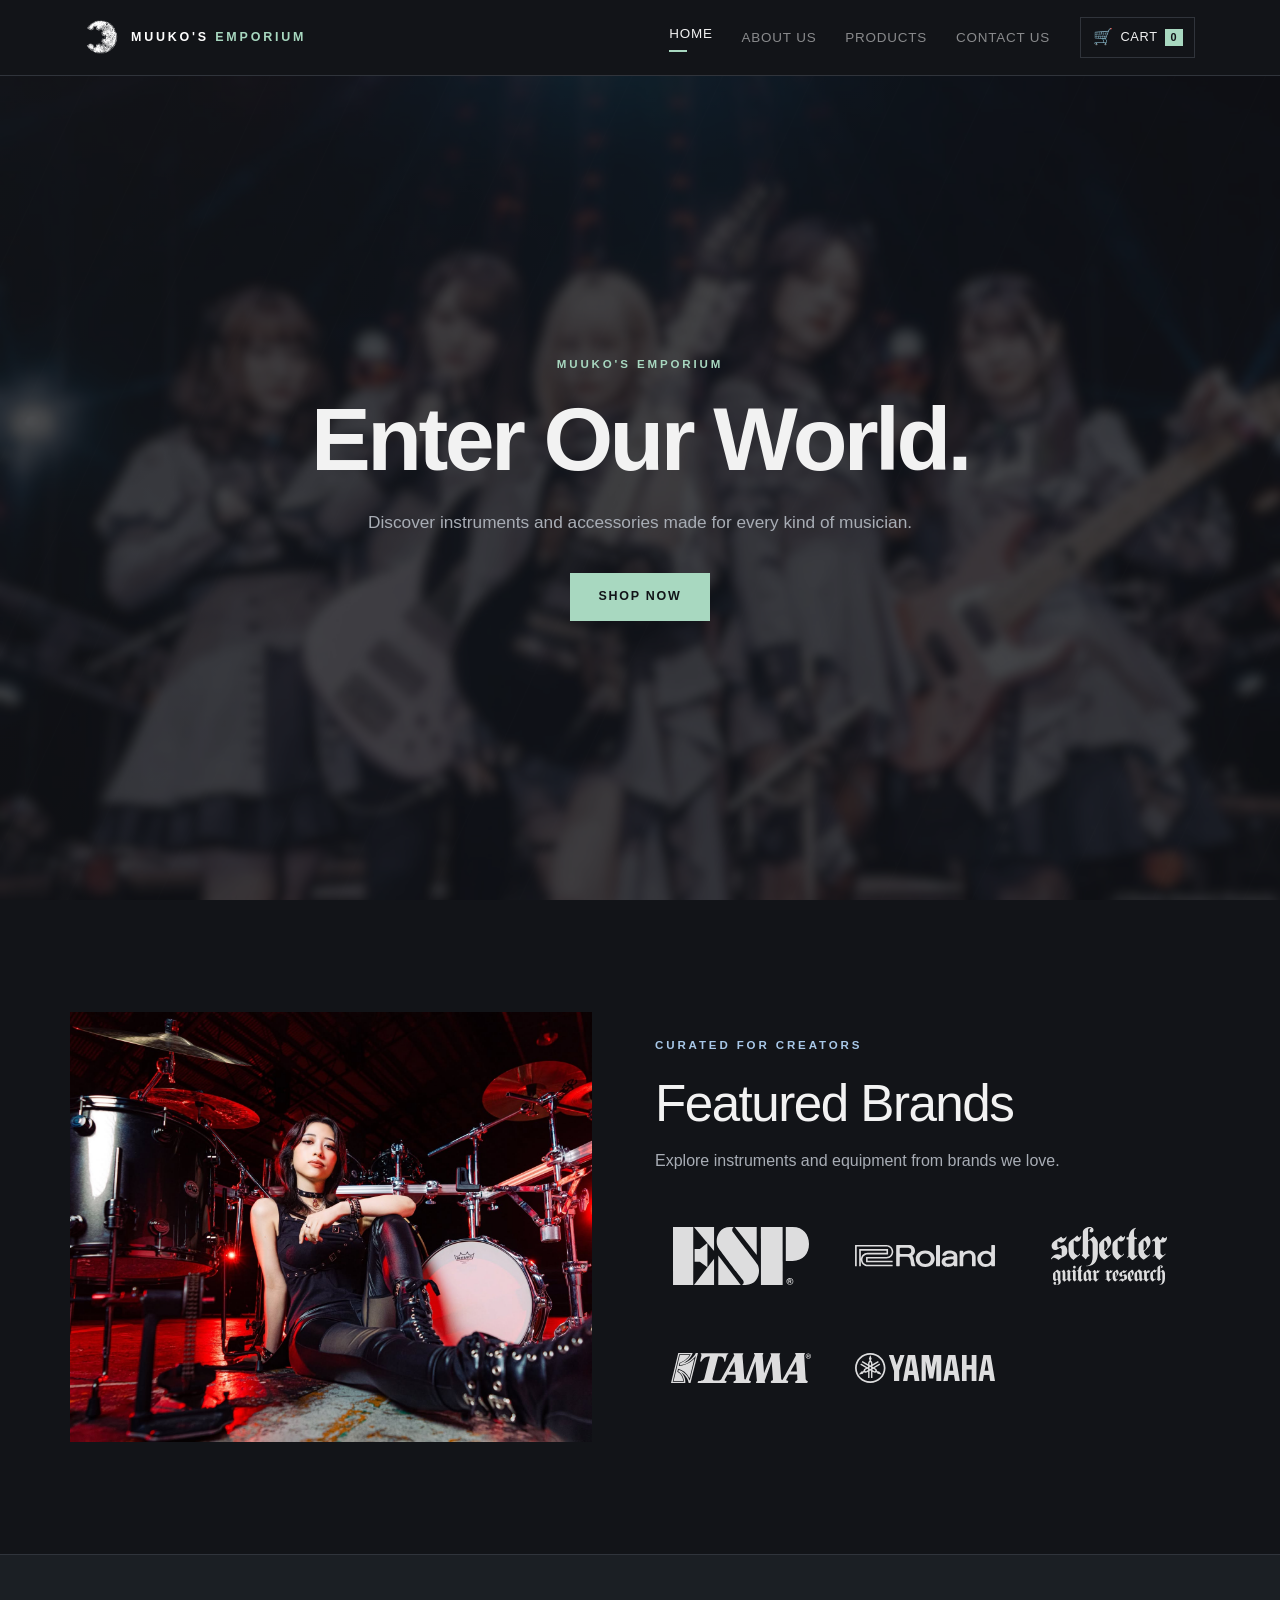
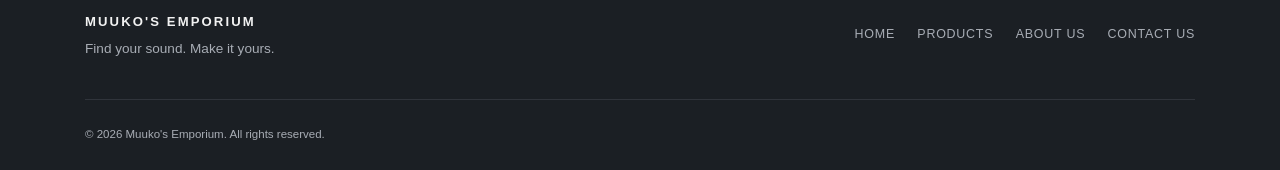
<file: index.html>
<!DOCTYPE html>
<html lang="en">
<head>
    <meta charset="UTF-8">
    <meta name="viewport" content="width=device-width, initial-scale=1.0">
    <meta name="description" content="Muuko's Emporium: instruments and accessories for every kind of musician.">
    <title>Muuko's Emporium | Enter Our World</title>
    <link rel="icon" type="image/png" href="media/muukosemporiumlogo.png">
    <script>document.documentElement.classList.add('is-loading');</script>
    <link rel="stylesheet" href="bootstrap/css/bootstrap.min.css">
    <link rel="stylesheet" href="css/styles.css">
</head>
<body>
    <div class="page-loader" id="page-loader" role="status" aria-live="polite" aria-label="Loading Muuko's Emporium">
        <div class="page-loader-content">
            <img src="media/muukosemporiumlogo.png" alt="" class="page-loader-logo">
            <span class="page-loader-indicator" aria-hidden="true"></span>
            <p>Preparing your sound...</p>
        </div>
    </div>

    <header class="site-header">
        <nav class="navbar navbar-expand-lg navbar-dark site-navbar" aria-label="Main navigation">
            <div class="container">
                <a class="navbar-brand brand-lockup" href="index.html" aria-label="Muuko's Emporium home">
                    <img class="brand-mark" src="media/muukosemporiumlogo.png" alt="Muuko's Emporium logo">
                    <span class="brand-name">MUUKO'S <span>EMPORIUM</span></span>
                </a>

                <button class="navbar-toggler" type="button" data-toggle="collapse" data-target="#mainNavigation"
                    aria-controls="mainNavigation" aria-expanded="false" aria-label="Toggle navigation">
                    <span class="navbar-toggler-icon"></span>
                </button>

                <div class="collapse navbar-collapse" id="mainNavigation">
                    <ul class="navbar-nav ml-auto align-items-lg-center">
                        <li class="nav-item active">
                            <a class="nav-link" href="index.html" aria-current="page">Home</a>
                        </li>
                        <li class="nav-item">
                            <a class="nav-link" href="pages/about.html">About Us</a>
                        </li>
                        <li class="nav-item">
                            <a class="nav-link" href="pages/products.html">Products</a>
                        </li>
                        <li class="nav-item">
                            <a class="nav-link" href="pages/contact.html">Contact Us</a>
                        </li>
                        <li class="nav-item ml-lg-3">
                            <button class="cart-button" type="button" data-bs-toggle="offcanvas" data-bs-target="#cartOffcanvas" aria-controls="cartOffcanvas" aria-label="Shopping cart, 0 items">
                                <span class="cart-icon" aria-hidden="true">&#128722;</span>
                                <span>Cart</span>
                                <span class="cart-count" aria-hidden="true">0</span>
                            </button>
                        </li>
                    </ul>
                </div>
            </div>
        </nav>
    </header>

    <main>
        <section class="hero-section" aria-labelledby="hero-heading">
            <div class="hero-overlay"></div>
            <div class="container hero-content">
                <p class="eyebrow">MUUKO'S EMPORIUM</p>
                <h1 id="hero-heading">Enter Our World.</h1>
                <p class="hero-copy">Discover instruments and accessories made for every kind of musician.</p>
                <a class="btn btn-accent" href="pages/products.html">Shop Now</a>
            </div>
        </section>

        <section class="featured-section section-padding" aria-labelledby="featured-heading">
            <div class="container">
                <div class="row align-items-center">
                    <div class="col-lg-6 promo-column mb-5 mb-lg-0">
                        <img class="promo-image" src="media/banners/promoimage.jpg" alt="Muuko's Emporium promotional feature">
                    </div>

                    <div class="col-lg-6">
                        <div class="brands-intro">
                            <p class="eyebrow accent-blue-text">CURATED FOR CREATORS</p>
                            <h2 id="featured-heading">Featured Brands</h2>
                            <p>Explore instruments and equipment from brands we love.</p>
                        </div>
                        <div class="brand-grid">
                            <a class="brand-card" href="pages/products.html?brand=ESP" aria-label="Explore ESP products">
                                <img class="brand-logo" src="media/logos/ESP_Logo.svg" alt="ESP">
                            </a>
                            <a class="brand-card" href="pages/products.html?brand=Roland" aria-label="Explore Roland products">
                                <img class="brand-logo" src="media/logos/Roland_Corporation_logo.svg" alt="Roland">
                            </a>
                            <a class="brand-card" href="pages/products.html?brand=Schecter" aria-label="Explore Schecter products">
                                <img class="brand-logo" src="media/logos/Schecter_Guitar_Research_logo.svg" alt="Schecter Guitar Research">
                            </a>
                            <a class="brand-card" href="pages/products.html?brand=Tama" aria-label="Explore Tama products">
                                <img class="brand-logo" src="media/logos/Tama_Drums_logo.svg" alt="Tama Drums">
                            </a>
                            <a class="brand-card" href="pages/products.html?brand=Yamaha" aria-label="Explore Yamaha products">
                                <img class="brand-logo" src="media/logos/Yamaha_logo.svg" alt="Yamaha">
                            </a>
                        </div>
                    </div>
                </div>
            </div>
        </section>
    </main>

    <footer class="site-footer">
        <div class="container">
            <div class="row align-items-center">
                <div class="col-md-5 mb-4 mb-md-0">
                    <p class="footer-brand">MUUKO'S EMPORIUM</p>
                    <p class="footer-tagline">Find your sound. Make it yours.</p>
                </div>
                <div class="col-md-7">
                    <nav class="footer-nav" aria-label="Footer navigation">
                        <a href="index.html">Home</a>
                        <a href="pages/products.html">Products</a>
                        <a href="pages/about.html">About Us</a>
                        <a href="pages/contact.html">Contact Us</a>
                    </nav>
                </div>
            </div>
            <div class="footer-bottom">
                <small>&copy; 2026 Muuko's Emporium. All rights reserved.</small>
            </div>
        </div>
    </footer>

    <div class="offcanvas offcanvas-end cart-offcanvas" tabindex="-1" id="cartOffcanvas" aria-labelledby="cartOffcanvasLabel">
        <div class="offcanvas-header">
            <h2 class="offcanvas-title" id="cartOffcanvasLabel">YOUR CART</h2>
            <button type="button" class="btn-close btn-close-white" data-bs-dismiss="offcanvas" aria-label="Close"></button>
        </div>
        <div class="offcanvas-body cart-offcanvas-body">
            <div id="cart-items" class="cart-items"></div>
            <div id="cart-summary" class="cart-summary"></div>
        </div>
    </div>

    <script src="js/cart.js"></script>
    <script src="js/script.js"></script>
</body>
</html>
</file>
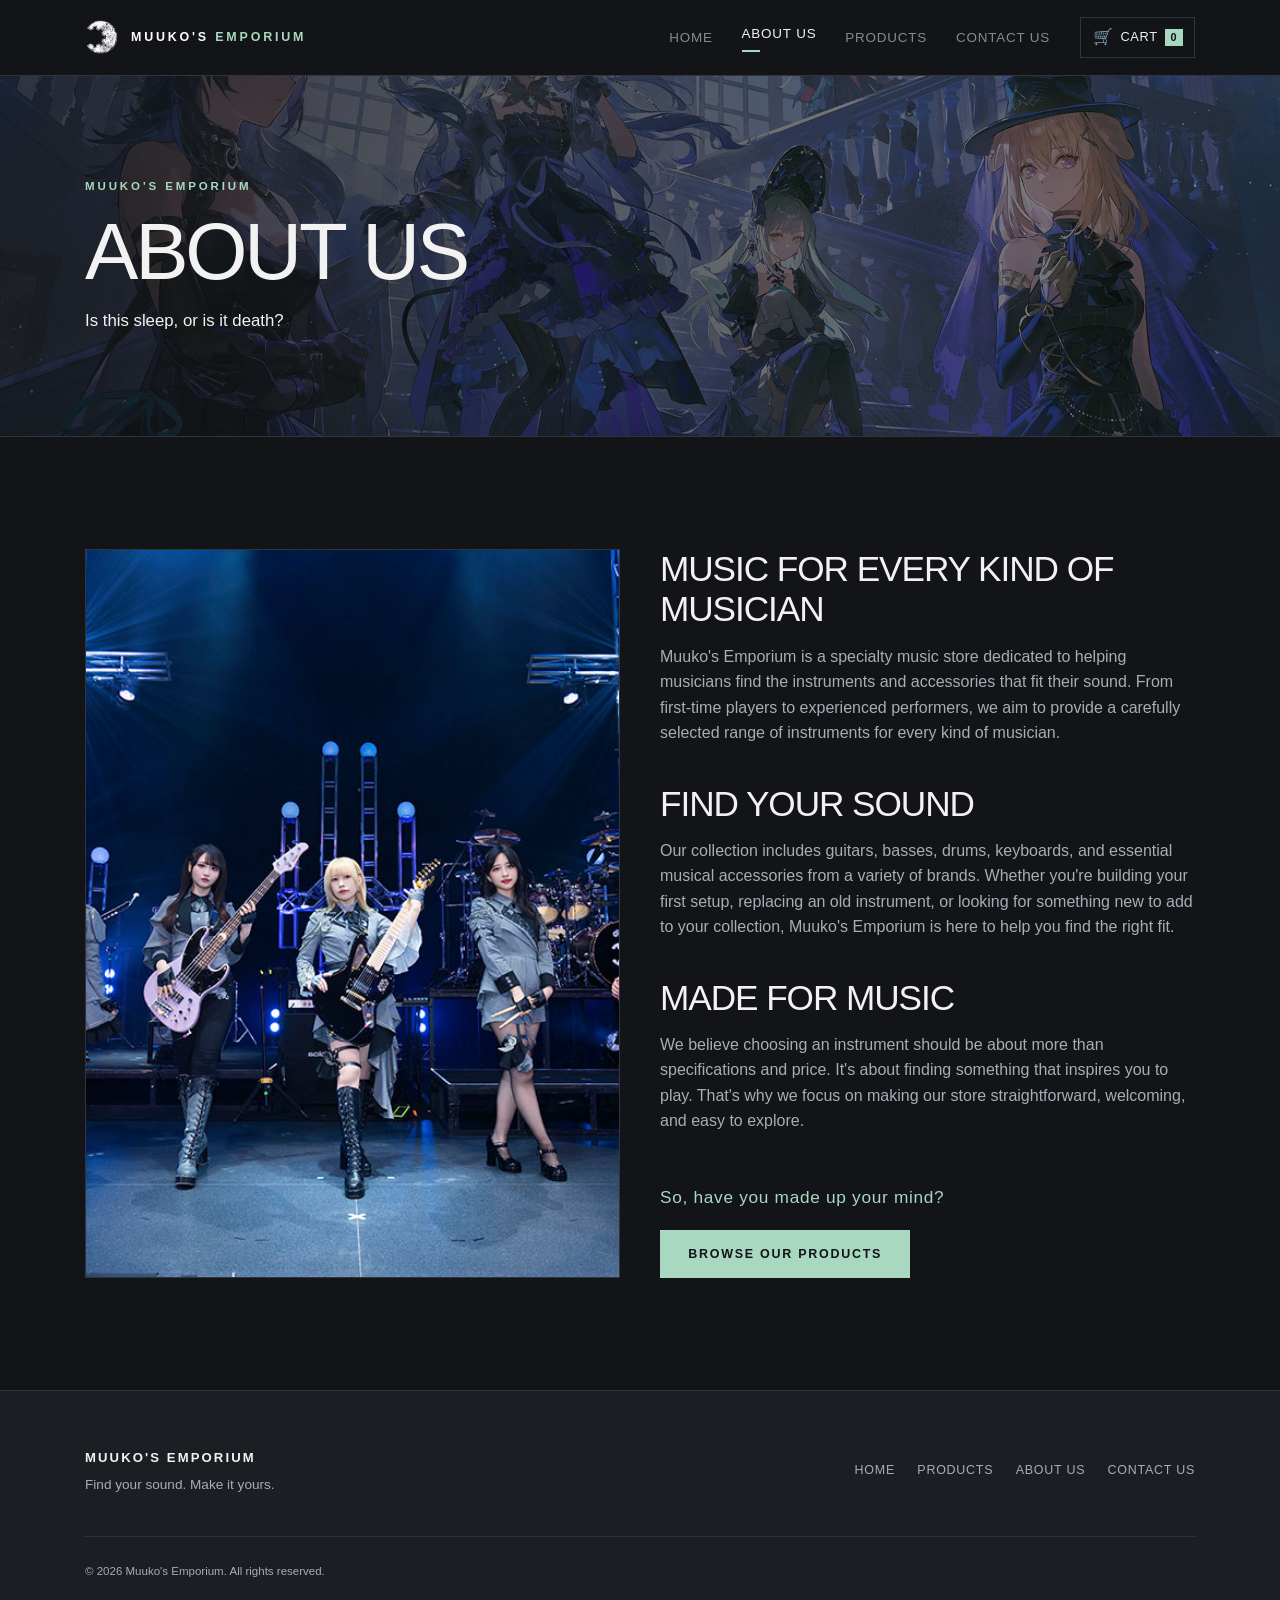
<file: pages/about.html>
<!DOCTYPE html>
<html lang="en">
<head>
    <meta charset="UTF-8">
    <meta name="viewport" content="width=device-width, initial-scale=1.0">
    <meta name="description" content="Learn more about Muuko's Emporium.">
    <title>About Us | Muuko's Emporium</title>
    <link rel="icon" type="image/png" href="../media/muukosemporiumlogo.png">
    <script>document.documentElement.classList.add('is-loading');</script>
    <link rel="stylesheet" href="../bootstrap/css/bootstrap.min.css">
    <link rel="stylesheet" href="../css/styles.css">
</head>
<body>
    <div class="page-loader" id="page-loader" role="status" aria-live="polite" aria-label="Loading Muuko's Emporium">
        <div class="page-loader-content">
            <img src="../media/muukosemporiumlogo.png" alt="" class="page-loader-logo">
            <span class="page-loader-indicator" aria-hidden="true"></span>
            <p>Preparing your sound...</p>
        </div>
    </div>

    <header class="site-header">
        <nav class="navbar navbar-expand-lg navbar-dark site-navbar" aria-label="Main navigation">
            <div class="container">
                <a class="navbar-brand brand-lockup" href="../index.html" aria-label="Muuko's Emporium home">
                    <img class="brand-mark" src="../media/muukosemporiumlogo.png" alt="Muuko's Emporium logo">
                    <span class="brand-name">MUUKO'S <span>EMPORIUM</span></span>
                </a>
                <button class="navbar-toggler" type="button" aria-controls="mainNavigation" aria-expanded="false" aria-label="Toggle navigation">
                    <span class="navbar-toggler-icon"></span>
                </button>
                <div class="collapse navbar-collapse" id="mainNavigation">
                    <ul class="navbar-nav ml-auto align-items-lg-center">
                        <li class="nav-item"><a class="nav-link" href="../index.html">Home</a></li>
                        <li class="nav-item active"><a class="nav-link" href="about.html" aria-current="page">About Us</a></li>
                        <li class="nav-item"><a class="nav-link" href="products.html">Products</a></li>
                        <li class="nav-item"><a class="nav-link" href="contact.html">Contact Us</a></li>
                        <li class="nav-item ml-lg-3"><button class="cart-button" type="button" data-bs-toggle="offcanvas" data-bs-target="#cartOffcanvas" aria-controls="cartOffcanvas" aria-label="Shopping cart, 0 items"><span class="cart-icon" aria-hidden="true">&#128722;</span><span>Cart</span><span class="cart-count" aria-hidden="true">0</span></button></li>
                    </ul>
                </div>
            </div>
        </nav>
    </header>

    <main>
        <section class="page-heading about-banner" aria-labelledby="about-heading">
            <div class="container page-heading-content">
                <p class="eyebrow">MUUKO'S EMPORIUM</p>
                <h1 id="about-heading">About Us</h1>
                <p>Is this sleep, or is it death?</p>
            </div>
        </section>

        <section class="about-page section-padding" aria-labelledby="about-story-heading">
            <div class="container">
                <div class="about-layout">
                    <div class="about-image-wrap">
                        <img src="../media/banners/aboutus.jpg" alt="Muuko's Emporium instrument collection and store atmosphere">
                    </div>

                    <div class="about-copy">
                        <div class="about-block">
                            <h2 id="about-story-heading">Music for every kind of musician</h2>
                            <p>Muuko's Emporium is a specialty music store dedicated to helping musicians find the instruments and accessories that fit their sound. From first-time players to experienced performers, we aim to provide a carefully selected range of instruments for every kind of musician.</p>
                        </div>

                        <div class="about-block">
                            <h2>Find your sound</h2>
                            <p>Our collection includes guitars, basses, drums, keyboards, and essential musical accessories from a variety of brands. Whether you're building your first setup, replacing an old instrument, or looking for something new to add to your collection, Muuko's Emporium is here to help you find the right fit.</p>
                        </div>

                        <div class="about-block">
                            <h2>Made for music</h2>
                            <p>We believe choosing an instrument should be about more than specifications and price. It's about finding something that inspires you to play. That's why we focus on making our store straightforward, welcoming, and easy to explore.</p>
                        </div>

                        <div class="about-cta">
                            <p class="cta-line">So, have you made up your mind?</p>
                            <a class="btn btn-accent" href="products.html">Browse Our Products</a>
                        </div>
                    </div>
                </div>
            </div>
        </section>
    </main>

    <footer class="site-footer">
        <div class="container">
            <div class="row align-items-center">
                <div class="col-md-5 mb-4 mb-md-0"><p class="footer-brand">MUUKO'S EMPORIUM</p><p class="footer-tagline">Find your sound. Make it yours.</p></div>
                <div class="col-md-7"><nav class="footer-nav" aria-label="Footer navigation"><a href="../index.html">Home</a><a href="products.html">Products</a><a href="about.html">About Us</a><a href="contact.html">Contact Us</a></nav></div>
            </div>
            <div class="footer-bottom"><small>&copy; 2026 Muuko's Emporium. All rights reserved.</small></div>
        </div>
    </footer>

    <div class="offcanvas offcanvas-end cart-offcanvas" tabindex="-1" id="cartOffcanvas" aria-labelledby="cartOffcanvasLabel">
        <div class="offcanvas-header">
            <h2 class="offcanvas-title" id="cartOffcanvasLabel">YOUR CART</h2>
            <button type="button" class="btn-close btn-close-white" data-bs-dismiss="offcanvas" aria-label="Close"></button>
        </div>
        <div class="offcanvas-body cart-offcanvas-body">
            <div id="cart-items" class="cart-items"></div>
            <div id="cart-summary" class="cart-summary"></div>
        </div>
    </div>

    <script src="../js/cart.js"></script>
    <script src="../js/script.js"></script>
</body>
</html>
</file>
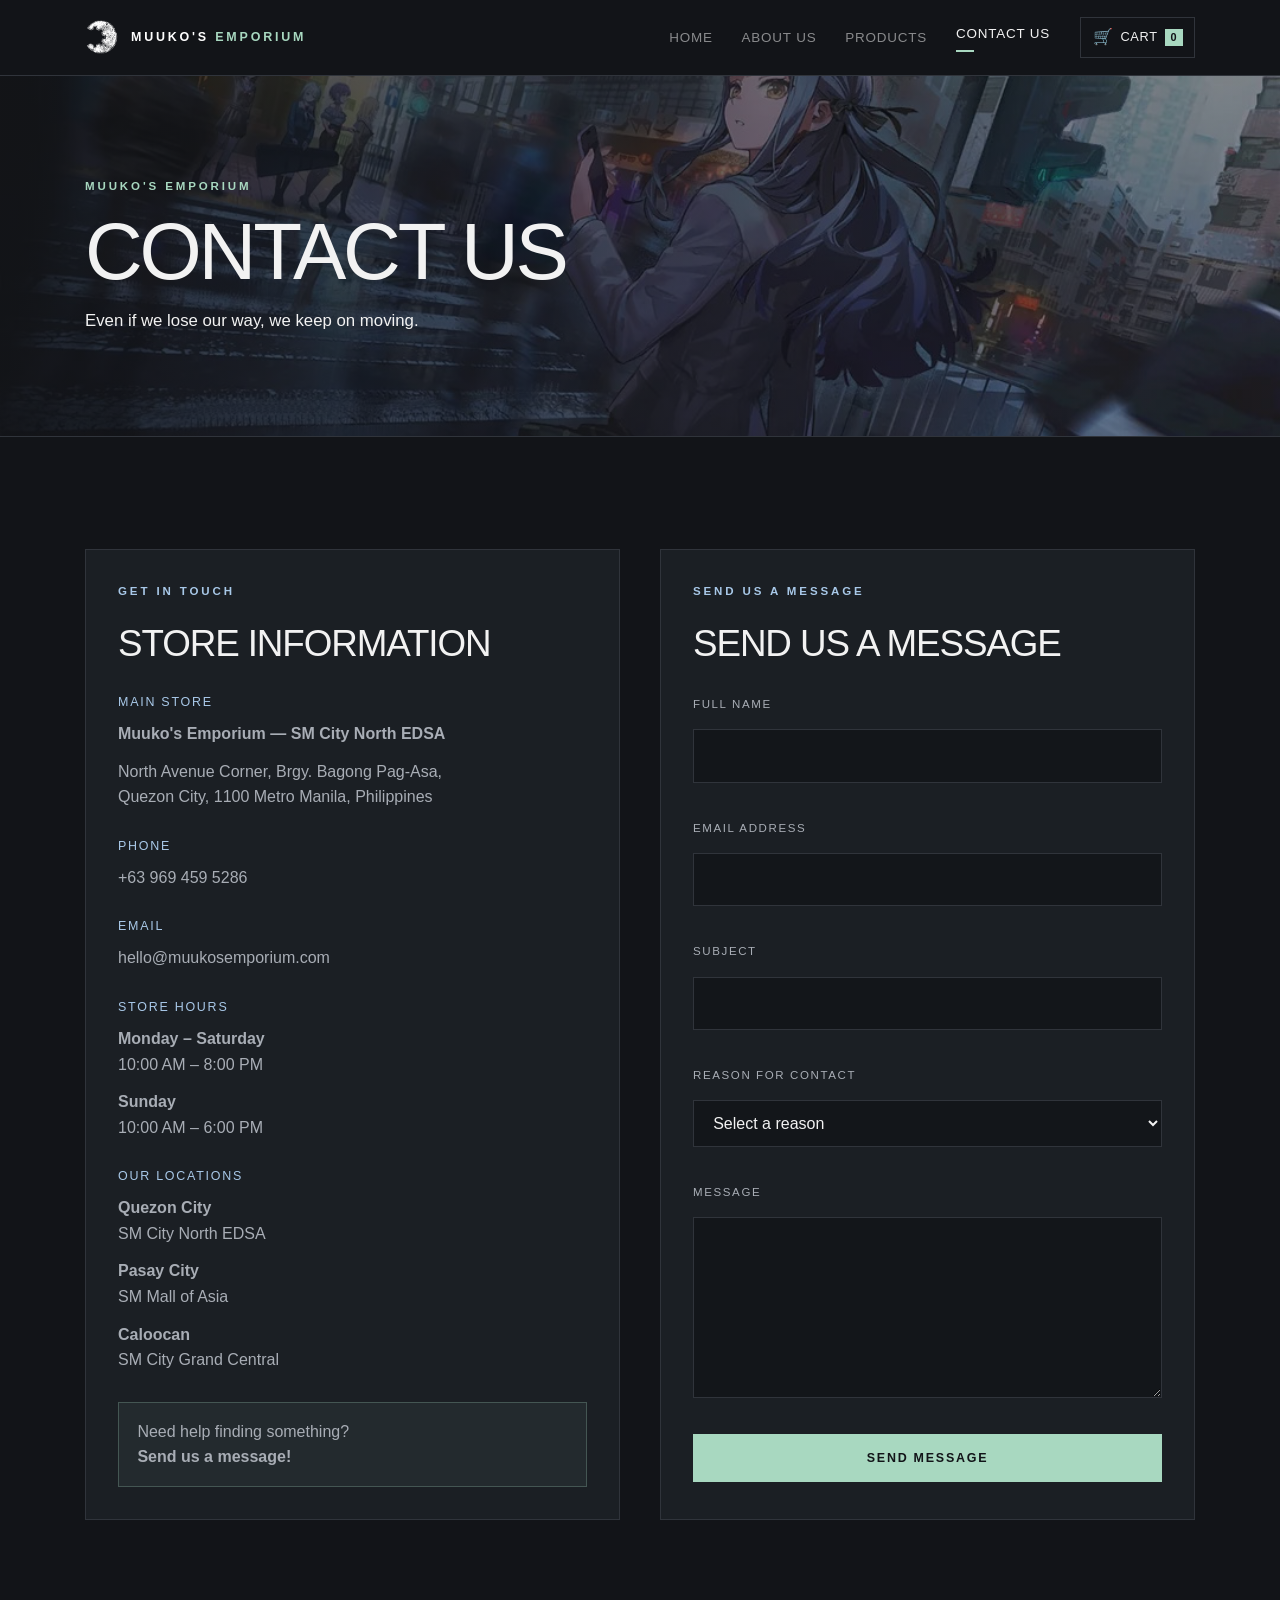
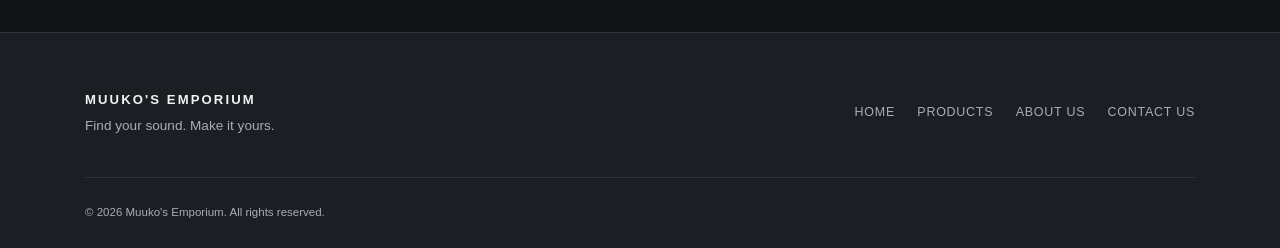
<file: pages/contact.html>
<!DOCTYPE html>
<html lang="en">
<head>
    <meta charset="UTF-8">
    <meta name="viewport" content="width=device-width, initial-scale=1.0">
    <meta name="description" content="Contact Muuko's Emporium.">
    <title>Contact Us | Muuko's Emporium</title>
    <link rel="icon" type="image/png" href="../media/muukosemporiumlogo.png">
    <script>document.documentElement.classList.add('is-loading');</script>
    <link rel="stylesheet" href="../bootstrap/css/bootstrap.min.css">
    <link rel="stylesheet" href="../css/styles.css">
</head>
<body>
    <div class="page-loader" id="page-loader" role="status" aria-live="polite" aria-label="Loading Muuko's Emporium">
        <div class="page-loader-content">
            <img src="../media/muukosemporiumlogo.png" alt="" class="page-loader-logo">
            <span class="page-loader-indicator" aria-hidden="true"></span>
            <p>Preparing your sound...</p>
        </div>
    </div>

    <header class="site-header">
        <nav class="navbar navbar-expand-lg navbar-dark site-navbar" aria-label="Main navigation">
            <div class="container">
                <a class="navbar-brand brand-lockup" href="../index.html" aria-label="Muuko's Emporium home">
                    <img class="brand-mark" src="../media/muukosemporiumlogo.png" alt="Muuko's Emporium logo">
                    <span class="brand-name">MUUKO'S <span>EMPORIUM</span></span>
                </a>
                <button class="navbar-toggler" type="button" aria-controls="mainNavigation" aria-expanded="false" aria-label="Toggle navigation">
                    <span class="navbar-toggler-icon"></span>
                </button>
                <div class="collapse navbar-collapse" id="mainNavigation">
                    <ul class="navbar-nav ml-auto align-items-lg-center">
                        <li class="nav-item"><a class="nav-link" href="../index.html">Home</a></li>
                        <li class="nav-item"><a class="nav-link" href="about.html">About Us</a></li>
                        <li class="nav-item"><a class="nav-link" href="products.html">Products</a></li>
                        <li class="nav-item active"><a class="nav-link" href="contact.html" aria-current="page">Contact Us</a></li>
                        <li class="nav-item ml-lg-3"><button class="cart-button" type="button" data-bs-toggle="offcanvas" data-bs-target="#cartOffcanvas" aria-controls="cartOffcanvas" aria-label="Shopping cart, 0 items"><span class="cart-icon" aria-hidden="true">&#128722;</span><span>Cart</span><span class="cart-count" aria-hidden="true">0</span></button></li>
                    </ul>
                </div>
            </div>
        </nav>
    </header>

    <main>
        <section class="page-heading contact-banner" aria-labelledby="contact-heading">
            <div class="container page-heading-content">
                <p class="eyebrow">MUUKO'S EMPORIUM</p>
                <h1 id="contact-heading">Contact Us</h1>
                <p>Even if we lose our way, we keep on moving.</p>
            </div>
        </section>

        <section class="contact-page section-padding" aria-labelledby="contact-form-heading">
            <div class="container">
                <div class="contact-layout">
                    <aside class="contact-card info-panel" aria-label="Store contact information">
                        <div class="contact-panel-header">
                            <p class="eyebrow accent-blue-text">GET IN TOUCH</p>
                            <h2>Store Information</h2>
                        </div>

                        <div class="contact-detail-group">
                            <h3>Main Store</h3>
                            <p><strong>Muuko's Emporium — SM City North EDSA</strong></p>
                            <p>North Avenue Corner, Brgy. Bagong Pag-Asa,<br>Quezon City, 1100 Metro Manila, Philippines</p>
                        </div>

                        <div class="contact-detail-group">
                            <h3>Phone</h3>
                            <p>+63 969 459 5286</p>
                        </div>

                        <div class="contact-detail-group">
                            <h3>Email</h3>
                            <p><a href="mailto:hello@muukosemporium.com">hello@muukosemporium.com</a></p>
                        </div>

                        <div class="contact-detail-group">
                            <h3>Store Hours</h3>
                            <p><strong>Monday – Saturday</strong><br>10:00 AM – 8:00 PM</p>
                            <p><strong>Sunday</strong><br>10:00 AM – 6:00 PM</p>
                        </div>

                        <div class="contact-detail-group">
                            <h3>Our Locations</h3>
                            <p><strong>Quezon City</strong><br>SM City North EDSA</p>
                            <p><strong>Pasay City</strong><br>SM Mall of Asia</p>
                            <p><strong>Caloocan</strong><br>SM City Grand Central</p>
                        </div>

                        <div class="contact-support">
                            <p>Need help finding something?<br><strong>Send us a message!</strong></p>
                        </div>
                    </aside>

                    <div class="contact-card form-panel">
                        <div class="contact-panel-header">
                            <p class="eyebrow accent-blue-text">SEND US A MESSAGE</p>
                            <h2 id="contact-form-heading">Send us a message</h2>
                        </div>

                        <form id="contactForm" class="contact-form" action="#" method="post">
                            <div class="form-group">
                                <label for="full-name">Full Name</label>
                                <input id="full-name" name="fullName" type="text" required>
                            </div>

                            <div class="form-group">
                                <label for="email">Email Address</label>
                                <input id="email" name="email" type="email" required>
                            </div>

                            <div class="form-group">
                                <label for="subject">Subject</label>
                                <input id="subject" name="subject" type="text" required>
                            </div>

                            <div class="form-group">
                                <label for="reason">Reason for Contact</label>
                                <select id="reason" name="reason" required>
                                    <option value="" selected disabled>Select a reason</option>
                                    <option value="General Inquiry">General Inquiry</option>
                                    <option value="Product Question">Product Question</option>
                                    <option value="Store Information">Store Information</option>
                                    <option value="Feedback">Feedback</option>
                                    <option value="Other">Other</option>
                                </select>
                            </div>

                            <div class="form-group">
                                <label for="message">Message</label>
                                <textarea id="message" name="message" rows="6" required></textarea>
                            </div>

                            <button class="btn btn-accent" type="submit">Send Message</button>

                            <div id="formStatus" class="form-status" hidden aria-live="polite">
                                <strong>Message received!</strong><br>
                                Thank you for reaching out to Muuko's Emporium.
                            </div>
                        </form>
                    </div>
                </div>
            </div>
        </section>
    </main>

    <footer class="site-footer">
        <div class="container">
            <div class="row align-items-center">
                <div class="col-md-5 mb-4 mb-md-0"><p class="footer-brand">MUUKO'S EMPORIUM</p><p class="footer-tagline">Find your sound. Make it yours.</p></div>
                <div class="col-md-7"><nav class="footer-nav" aria-label="Footer navigation"><a href="../index.html">Home</a><a href="products.html">Products</a><a href="about.html">About Us</a><a href="contact.html">Contact Us</a></nav></div>
            </div>
            <div class="footer-bottom"><small>&copy; 2026 Muuko's Emporium. All rights reserved.</small></div>
        </div>
    </footer>

    <div class="offcanvas offcanvas-end cart-offcanvas" tabindex="-1" id="cartOffcanvas" aria-labelledby="cartOffcanvasLabel">
        <div class="offcanvas-header">
            <h2 class="offcanvas-title" id="cartOffcanvasLabel">YOUR CART</h2>
            <button type="button" class="btn-close btn-close-white" data-bs-dismiss="offcanvas" aria-label="Close"></button>
        </div>
        <div class="offcanvas-body cart-offcanvas-body">
            <div id="cart-items" class="cart-items"></div>
            <div id="cart-summary" class="cart-summary"></div>
        </div>
    </div>

    <script src="../js/cart.js"></script>
    <script src="../js/script.js"></script>
</body>
</html>
</file>
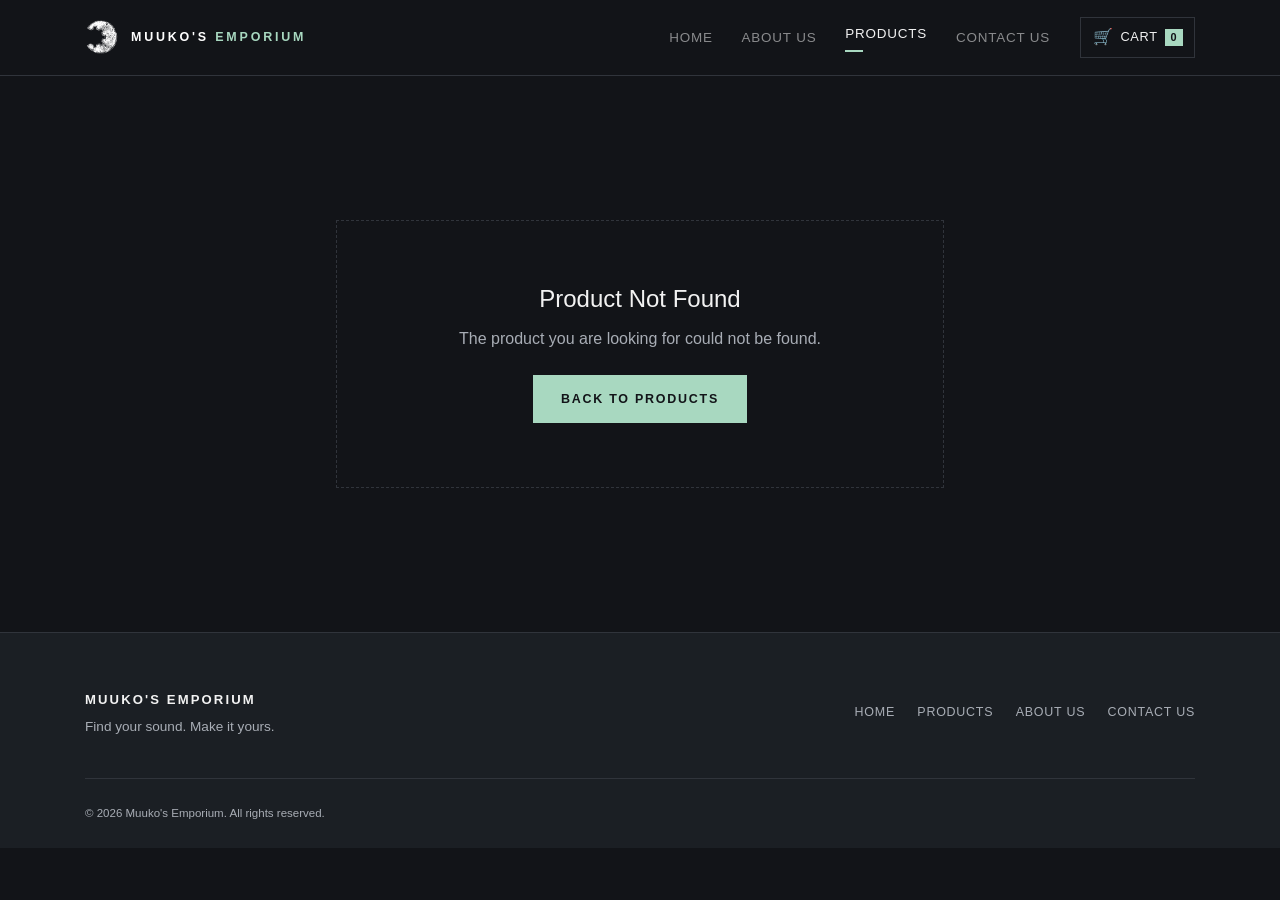
<file: pages/product-details.html>
<!DOCTYPE html>
<html lang="en">
<head>
	<meta charset="UTF-8">
	<meta name="viewport" content="width=device-width, initial-scale=1.0">
	<meta name="description" content="Product details at Muuko's Emporium.">
	<title>Product Details | Muuko's Emporium</title>
	<link rel="icon" type="image/png" href="../media/muukosemporiumlogo.png">
	<script>document.documentElement.classList.add('is-loading');</script>
	<link rel="stylesheet" href="../bootstrap/css/bootstrap.min.css">
	<link rel="stylesheet" href="../css/styles.css">
</head>
<body>
	<div class="page-loader" id="page-loader" role="status" aria-live="polite" aria-label="Loading Muuko's Emporium">
		<div class="page-loader-content">
			<img src="../media/muukosemporiumlogo.png" alt="" class="page-loader-logo">
			<span class="page-loader-indicator" aria-hidden="true"></span>
			<p>Preparing your sound...</p>
		</div>
	</div>

	<header class="site-header">
		<nav class="navbar navbar-expand-lg navbar-dark site-navbar" aria-label="Main navigation">
			<div class="container">
				<a class="navbar-brand brand-lockup" href="../index.html" aria-label="Muuko's Emporium home">
					<img class="brand-mark" src="../media/muukosemporiumlogo.png" alt="Muuko's Emporium logo">
					<span class="brand-name">MUUKO'S <span>EMPORIUM</span></span>
				</a>
				<button class="navbar-toggler" type="button" aria-controls="mainNavigation" aria-expanded="false" aria-label="Toggle navigation"><span class="navbar-toggler-icon"></span></button>
				<div class="collapse navbar-collapse" id="mainNavigation">
					<ul class="navbar-nav ml-auto align-items-lg-center">
						<li class="nav-item"><a class="nav-link" href="../index.html">Home</a></li>
						<li class="nav-item"><a class="nav-link" href="about.html">About Us</a></li>
						<li class="nav-item active"><a class="nav-link" href="products.html" aria-current="page">Products</a></li>
						<li class="nav-item"><a class="nav-link" href="contact.html">Contact Us</a></li>
						<li class="nav-item ml-lg-3"><button class="cart-button" type="button" data-bs-toggle="offcanvas" data-bs-target="#cartOffcanvas" aria-controls="cartOffcanvas" aria-label="Shopping cart, 0 items"><span class="cart-icon" aria-hidden="true">&#128722;</span><span>Cart</span><span class="cart-count" aria-hidden="true">0</span></button></li>
					</ul>
				</div>
			</div>
		</nav>
	</header>
	<main>
		<section class="product-details-section section-padding">
			<div class="container" id="product-details" aria-live="polite">
				<p class="loading-message">Loading product...</p>
			</div>
		</section>
	</main>
	<footer class="site-footer">
		<div class="container">
			<div class="row align-items-center">
				<div class="col-md-5 mb-4 mb-md-0"><p class="footer-brand">MUUKO'S EMPORIUM</p><p class="footer-tagline">Find your sound. Make it yours.</p></div>
				<div class="col-md-7"><nav class="footer-nav" aria-label="Footer navigation"><a href="../index.html">Home</a><a href="products.html">Products</a><a href="about.html">About Us</a><a href="contact.html">Contact Us</a></nav></div>
			</div>
			<div class="footer-bottom"><small>&copy; 2026 Muuko's Emporium. All rights reserved.</small></div>
		</div>
	</footer>

	<div class="offcanvas offcanvas-end cart-offcanvas" tabindex="-1" id="cartOffcanvas" aria-labelledby="cartOffcanvasLabel">
		<div class="offcanvas-header">
			<h2 class="offcanvas-title" id="cartOffcanvasLabel">YOUR CART</h2>
			<button type="button" class="btn-close btn-close-white" data-bs-dismiss="offcanvas" aria-label="Close"></button>
		</div>
		<div class="offcanvas-body cart-offcanvas-body">
			<div id="cart-items" class="cart-items"></div>
			<div id="cart-summary" class="cart-summary"></div>
		</div>
	</div>

	<script src="../js/cart.js"></script>
	<script src="../js/products.js"></script>
	<script src="../js/script.js"></script>
</body>
</html>
</file>
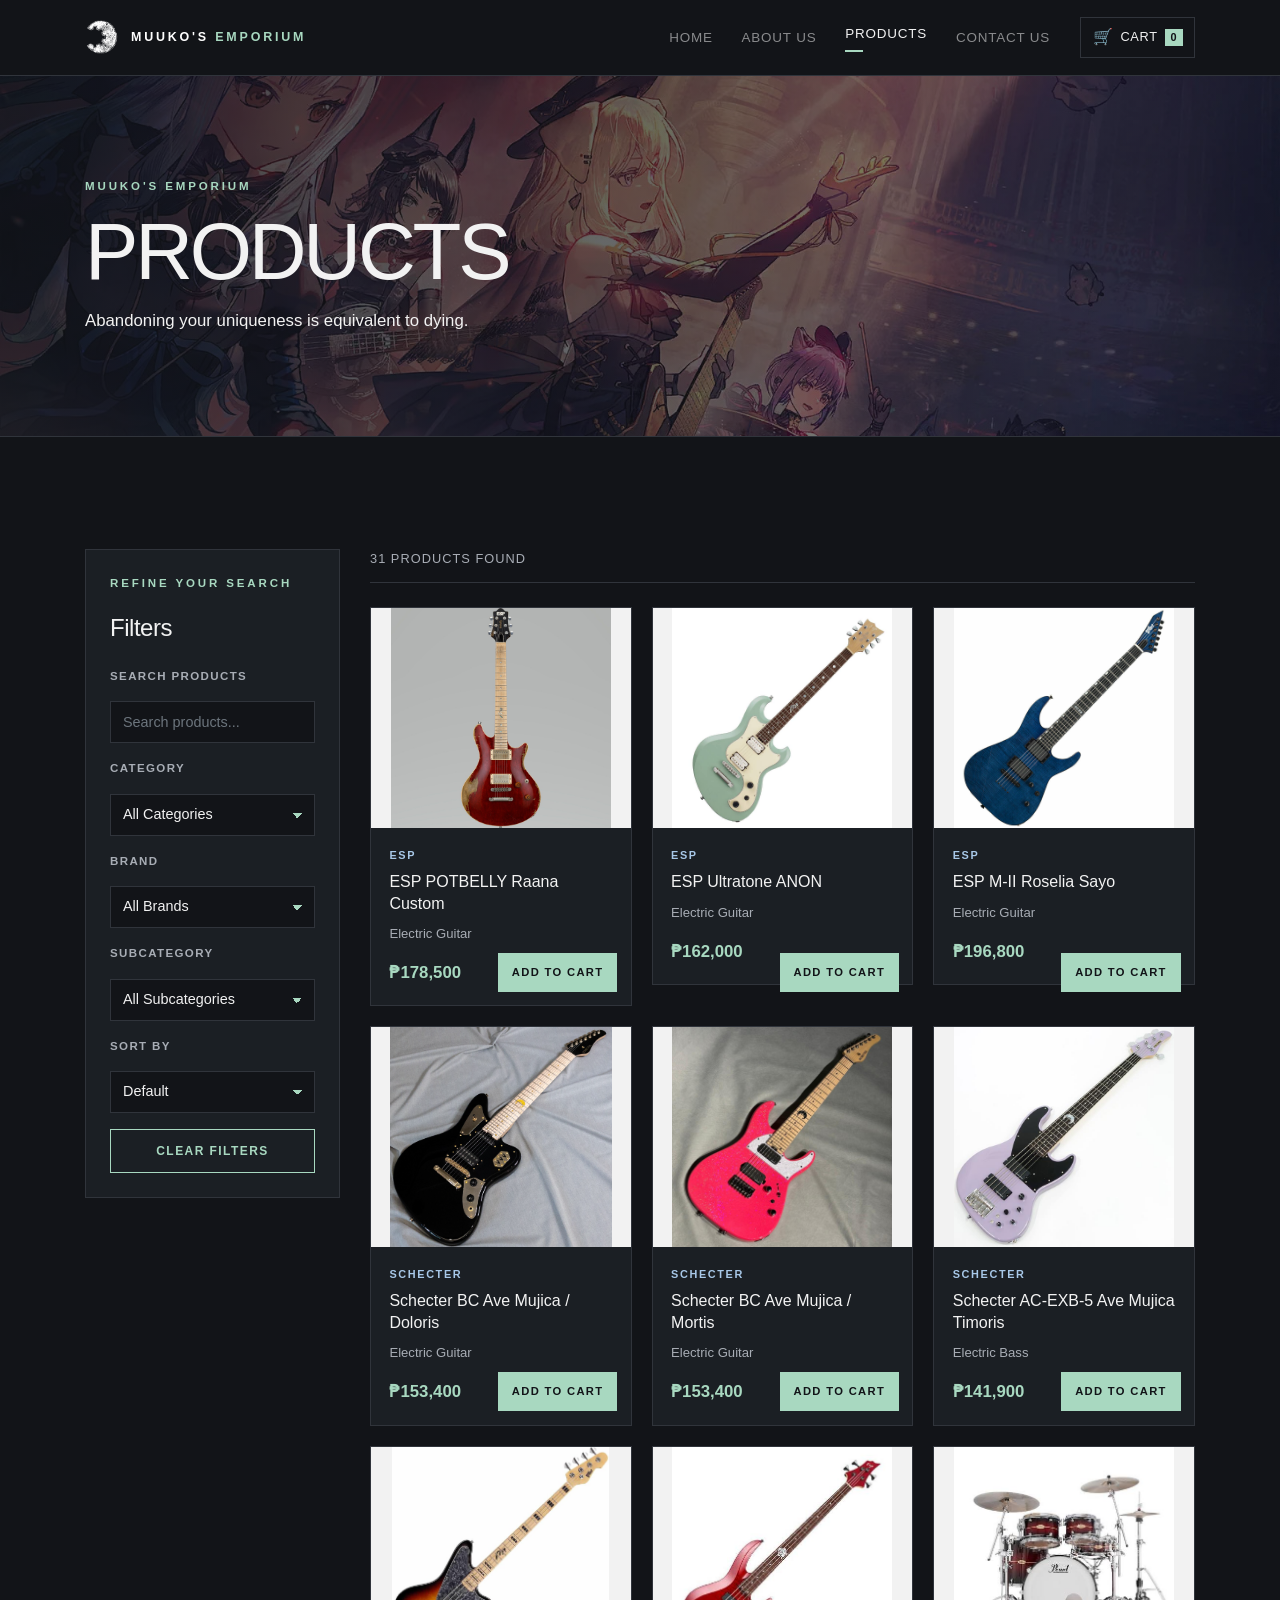
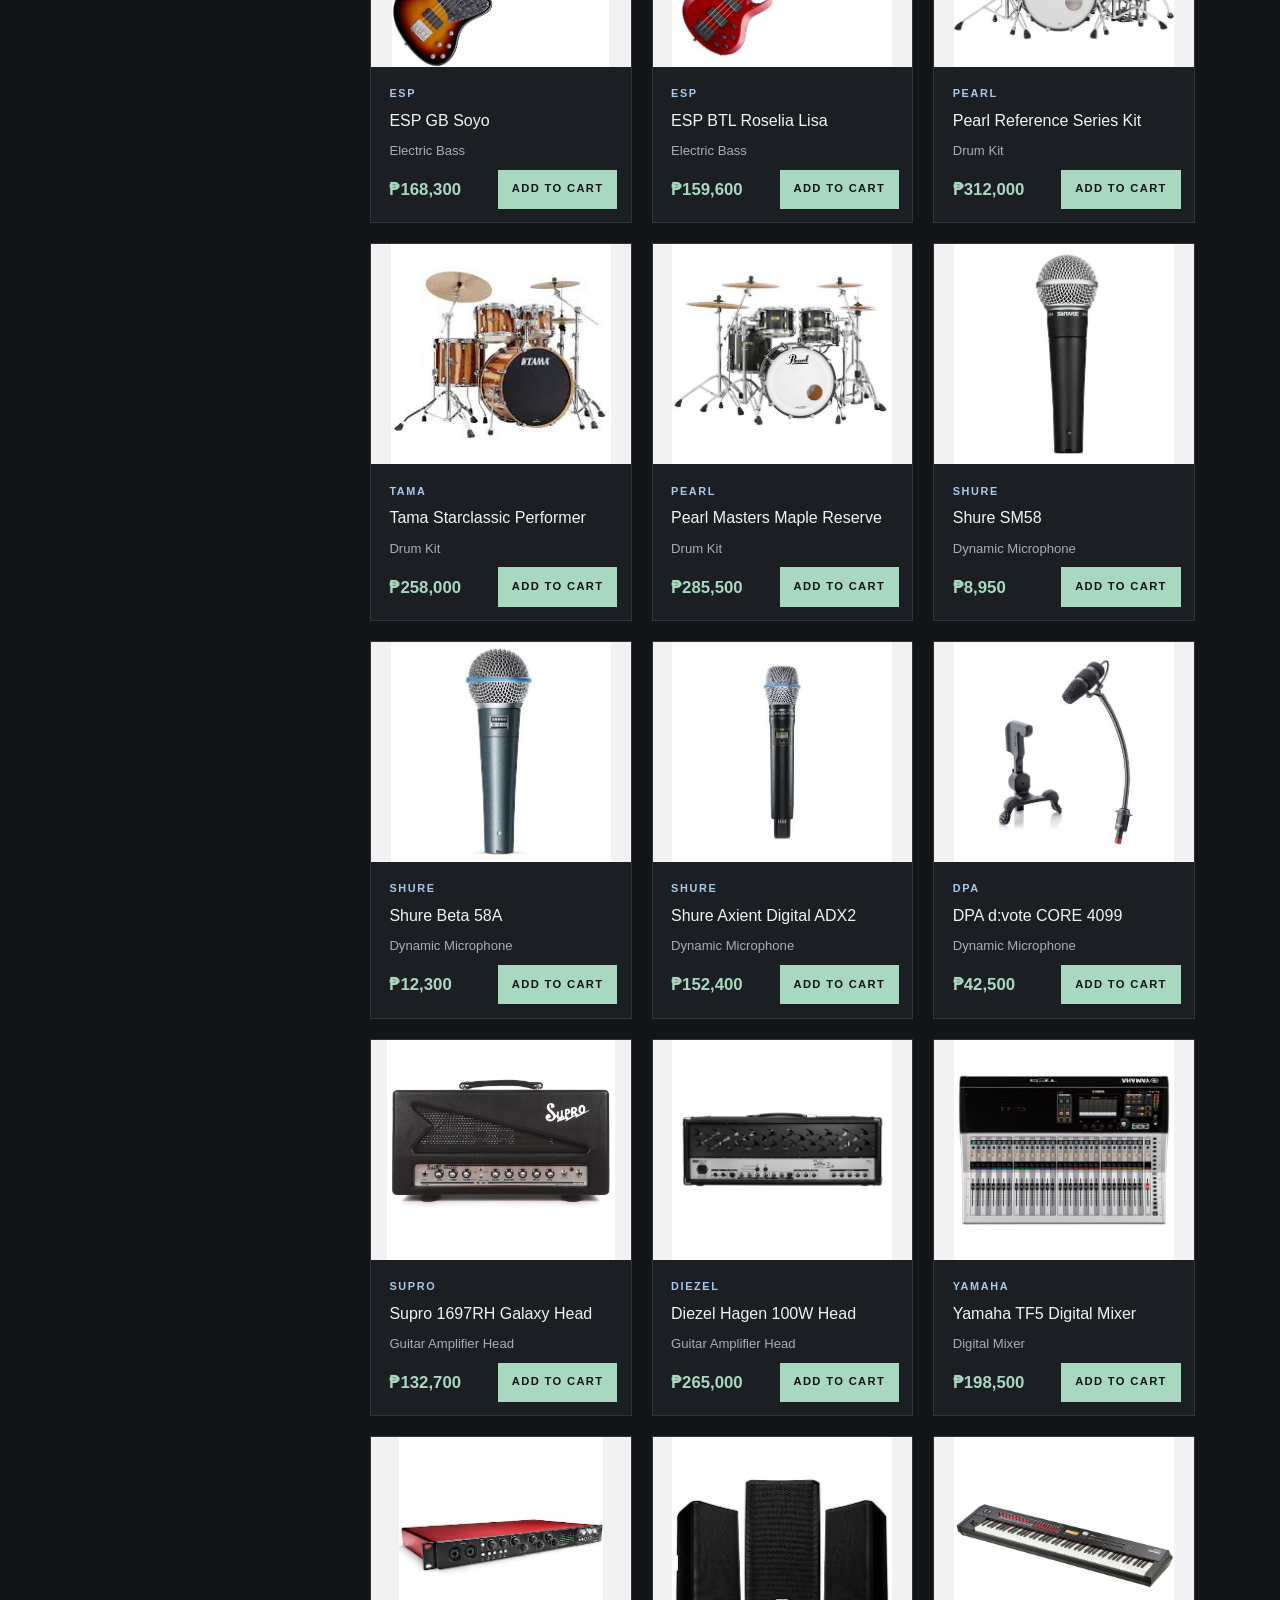
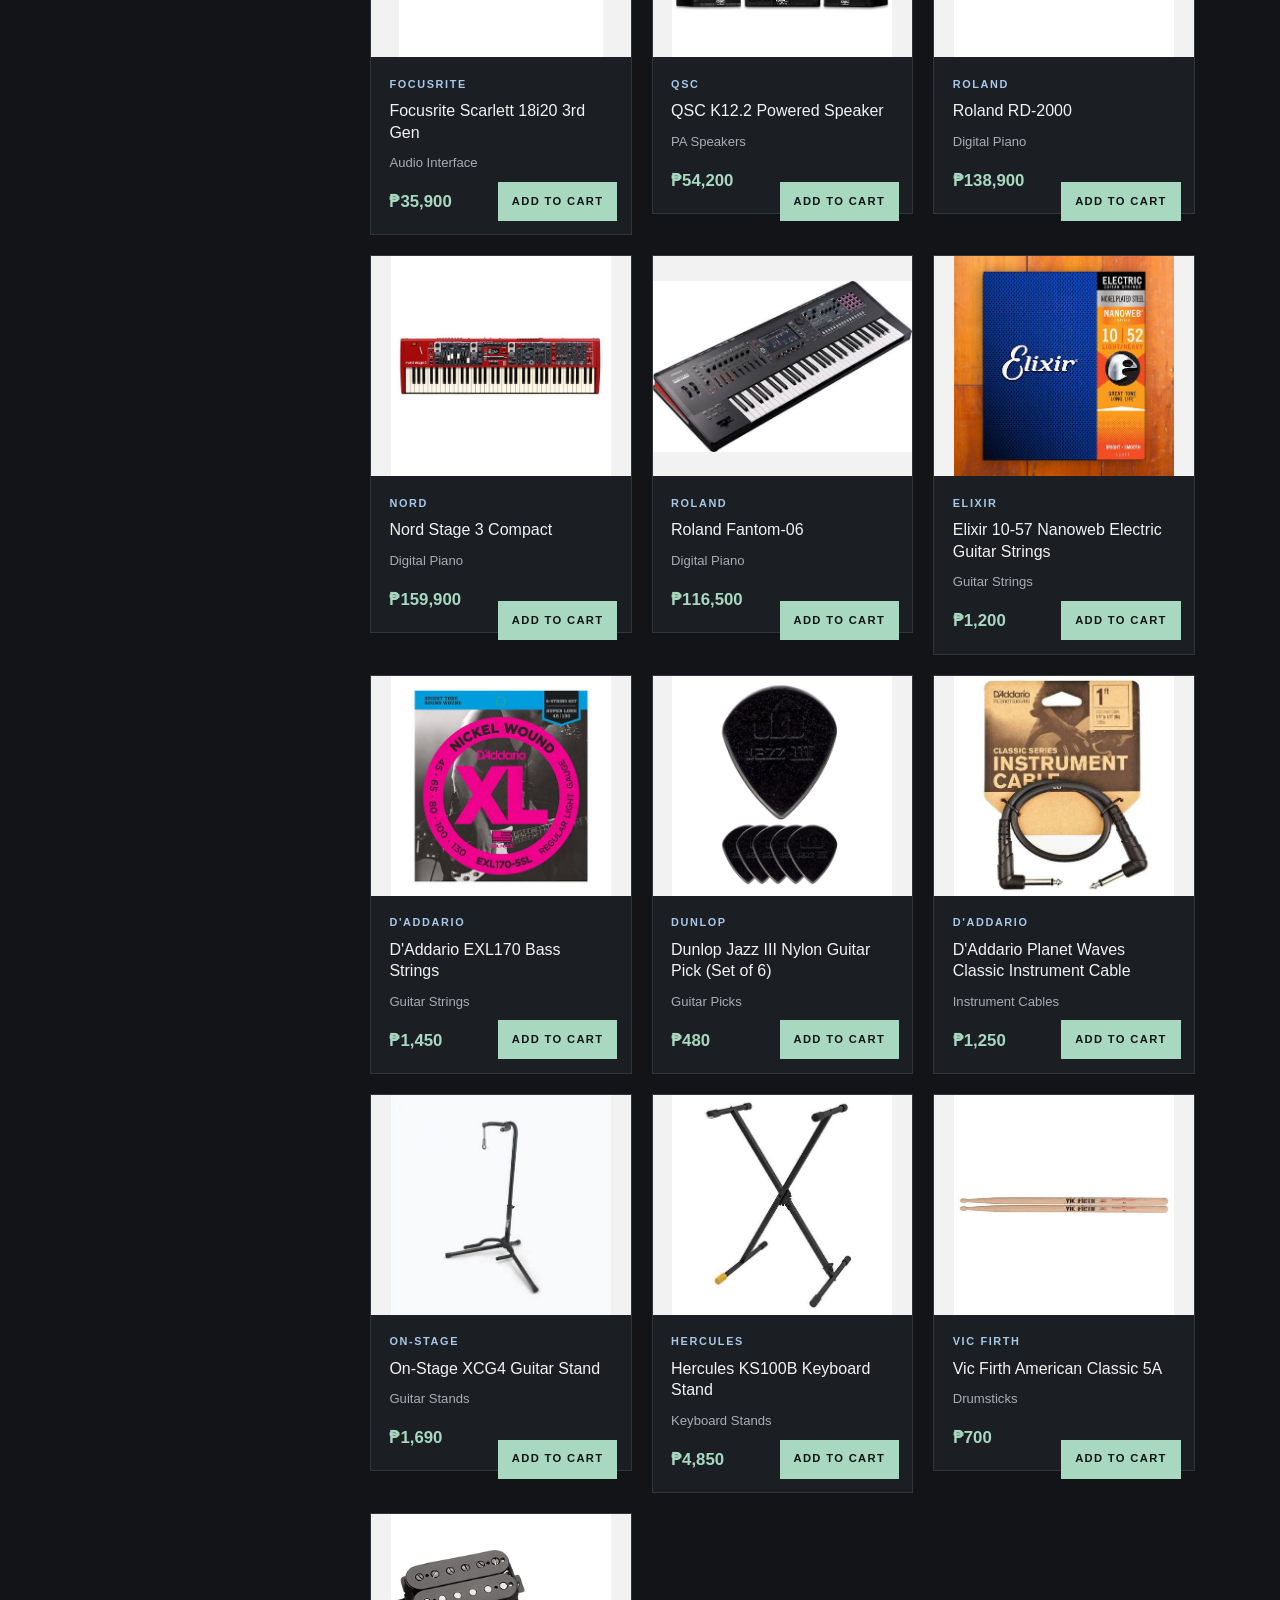
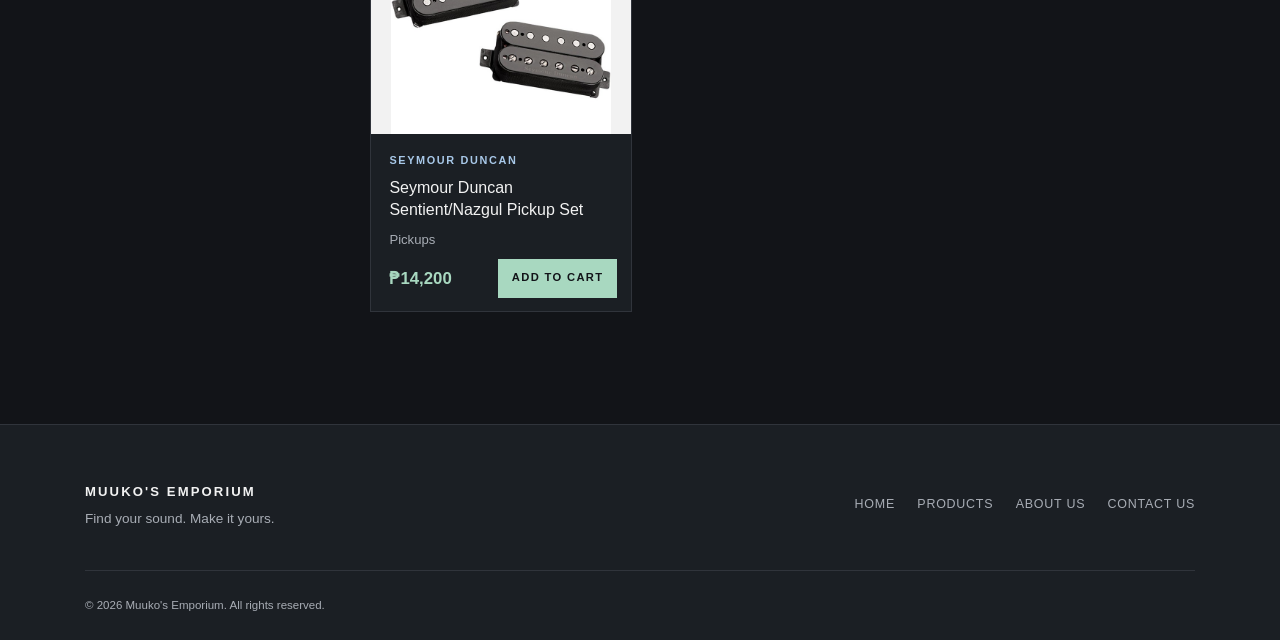
<file: pages/products.html>
<!DOCTYPE html>
<html lang="en">
<head>
    <meta charset="UTF-8">
    <meta name="viewport" content="width=device-width, initial-scale=1.0">
    <meta name="description" content="Browse instruments and accessories at Muuko's Emporium.">
    <title>Products | Muuko's Emporium</title>
    <link rel="icon" type="image/png" href="../media/muukosemporiumlogo.png">
    <script>document.documentElement.classList.add('is-loading');</script>
    <link rel="stylesheet" href="../bootstrap/css/bootstrap.min.css">
    <link rel="stylesheet" href="../css/styles.css">
</head>
<body>
    <div class="page-loader" id="page-loader" role="status" aria-live="polite" aria-label="Loading Muuko's Emporium">
        <div class="page-loader-content">
            <img src="../media/muukosemporiumlogo.png" alt="" class="page-loader-logo">
            <span class="page-loader-indicator" aria-hidden="true"></span>
            <p>Preparing your sound...</p>
        </div>
    </div>

    <header class="site-header">
        <nav class="navbar navbar-expand-lg navbar-dark site-navbar" aria-label="Main navigation">
            <div class="container">
                <a class="navbar-brand brand-lockup" href="../index.html" aria-label="Muuko's Emporium home">
                    <img class="brand-mark" src="../media/muukosemporiumlogo.png" alt="Muuko's Emporium logo">
                    <span class="brand-name">MUUKO'S <span>EMPORIUM</span></span>
                </a>
                <button class="navbar-toggler" type="button" aria-controls="mainNavigation" aria-expanded="false" aria-label="Toggle navigation">
                    <span class="navbar-toggler-icon"></span>
                </button>
                <div class="collapse navbar-collapse" id="mainNavigation">
                    <ul class="navbar-nav ml-auto align-items-lg-center">
                        <li class="nav-item"><a class="nav-link" href="../index.html">Home</a></li>
                        <li class="nav-item"><a class="nav-link" href="about.html">About Us</a></li>
                        <li class="nav-item active"><a class="nav-link" href="products.html" aria-current="page">Products</a></li>
                        <li class="nav-item"><a class="nav-link" href="contact.html">Contact Us</a></li>
                        <li class="nav-item ml-lg-3"><button class="cart-button" type="button" data-bs-toggle="offcanvas" data-bs-target="#cartOffcanvas" aria-controls="cartOffcanvas" aria-label="Shopping cart, 0 items"><span class="cart-icon" aria-hidden="true">&#128722;</span><span>Cart</span><span class="cart-count" aria-hidden="true">0</span></button></li>
                    </ul>
                </div>
            </div>
        </nav>
    </header>
    <main>
        <section class="page-heading products-banner" aria-labelledby="products-heading">
            <div class="container page-heading-content">
                <p class="eyebrow">MUUKO'S EMPORIUM</p>
                <h1 id="products-heading">Products</h1>
                <p>Abandoning your uniqueness is equivalent to dying.</p>
            </div>
        </section>

        <section class="products-section section-padding" aria-label="Product catalogue">
            <div class="container">
                <div class="row">
                    <aside class="col-lg-3 mb-5 mb-lg-0" aria-label="Product filters">
                        <div class="filter-panel">
                            <div class="filter-heading">
                                <p class="eyebrow">REFINE YOUR SEARCH</p>
                                <h2>Filters</h2>
                            </div>
                            <div class="form-group">
                                <label for="product-search">Search products</label>
                                <input class="form-control" id="product-search" type="search" placeholder="Search products...">
                            </div>
                            <div class="form-group">
                                <label for="category-filter">Category</label>
                                <select class="form-control" id="category-filter">
                                    <option value="">All Categories</option>
                                </select>
                            </div>
                            <div class="form-group">
                                <label for="brand-filter">Brand</label>
                                <select class="form-control" id="brand-filter">
                                    <option value="">All Brands</option>
                                </select>
                            </div>
                            <div class="form-group">
                                <label for="subcategory-filter">Subcategory</label>
                                <select class="form-control" id="subcategory-filter">
                                    <option value="">All Subcategories</option>
                                </select>
                            </div>
                            <div class="form-group">
                                <label for="sort-filter">Sort by</label>
                                <select class="form-control" id="sort-filter">
                                    <option value="default">Default</option>
                                    <option value="name-asc">Name: A to Z</option>
                                    <option value="name-desc">Name: Z to A</option>
                                    <option value="price-asc">Price: Low to High</option>
                                    <option value="price-desc">Price: High to Low</option>
                                </select>
                            </div>
                            <button class="btn btn-outline-accent btn-block" id="clear-filters" type="button">Clear Filters</button>
                        </div>
                    </aside>

                    <div class="col-lg-9">
                        <div class="products-toolbar">
                            <p id="product-count" aria-live="polite">Loading products...</p>
                        </div>
                        <div class="product-grid" id="product-grid" aria-live="polite"></div>
                    </div>
                </div>
            </div>
        </section>
    </main>
    <footer class="site-footer">
        <div class="container">
            <div class="row align-items-center">
                <div class="col-md-5 mb-4 mb-md-0"><p class="footer-brand">MUUKO'S EMPORIUM</p><p class="footer-tagline">Find your sound. Make it yours.</p></div>
                <div class="col-md-7"><nav class="footer-nav" aria-label="Footer navigation"><a href="../index.html">Home</a><a href="products.html">Products</a><a href="about.html">About Us</a><a href="contact.html">Contact Us</a></nav></div>
            </div>
            <div class="footer-bottom"><small>&copy; 2026 Muuko's Emporium. All rights reserved.</small></div>
        </div>
    </footer>

    <div class="offcanvas offcanvas-end cart-offcanvas" tabindex="-1" id="cartOffcanvas" aria-labelledby="cartOffcanvasLabel">
        <div class="offcanvas-header">
            <h2 class="offcanvas-title" id="cartOffcanvasLabel">YOUR CART</h2>
            <button type="button" class="btn-close btn-close-white" data-bs-dismiss="offcanvas" aria-label="Close"></button>
        </div>
        <div class="offcanvas-body cart-offcanvas-body">
            <div id="cart-items" class="cart-items"></div>
            <div id="cart-summary" class="cart-summary"></div>
        </div>
    </div>

    <script src="../js/cart.js"></script>
    <script src="../js/products.js"></script>
    <script src="../js/script.js"></script>
</body>
</html>
</file>
<file: css/styles.css>
:root {
	--bg-primary: #121418;
	--bg-secondary: #1B1F24;
	--accent-green: #A8D8C0;
	--accent-blue: #A8C8E8;
	--text-primary: #F2F2F2;
	--text-secondary: #A8ADB5;
	--border: #30343B;
	--warning: #D98282;
}

html {
	scroll-behavior: smooth;
	scrollbar-color: rgba(168, 200, 232, 0.45) rgba(18, 20, 24, 0.35);
	scrollbar-width: thin;
}

body {
	background: var(--bg-primary);
	color: var(--text-primary);
	font-family: "Segoe UI", Arial, sans-serif;
	line-height: 1.6;
}

html.is-loading body > :not(.page-loader) {
	visibility: hidden;
}

.page-loader {
	align-items: center;
	background: var(--bg-primary);
	display: grid;
	inset: 0;
	justify-items: center;
	opacity: 0;
	position: fixed;
	transition: opacity 320ms ease, visibility 320ms ease;
	visibility: hidden;
	z-index: 2000;
}

html.is-loading .page-loader {
	opacity: 1;
	visibility: visible;
}

.page-loader-content {
	align-items: center;
	display: flex;
	flex-direction: column;
	gap: 1.1rem;
	text-align: center;
}

.page-loader-logo {
	height: 58px;
	object-fit: contain;
	width: 58px;
}

.page-loader-indicator {
	animation: page-loader-spin 900ms linear infinite;
	border: 2px solid var(--border);
	border-right-color: var(--accent-green);
	border-top-color: var(--accent-blue);
	height: 26px;
	width: 26px;
}

.page-loader-content p {
	color: var(--text-secondary);
	font-size: 0.72rem;
	letter-spacing: 0.16em;
	margin: 0;
	text-transform: uppercase;
}

@keyframes page-loader-spin {
	to {
		transform: rotate(360deg);
	}
}

@media (prefers-reduced-motion: reduce) {
	.page-loader,
	.page-loader-indicator {
		animation: none;
		transition: none;
	}
}

html::-webkit-scrollbar,
body::-webkit-scrollbar,
.cart-items::-webkit-scrollbar,
.offcanvas-body::-webkit-scrollbar {
	width: 10px;
	height: 10px;
}

html::-webkit-scrollbar-track,
body::-webkit-scrollbar-track,
.cart-items::-webkit-scrollbar-track,
.offcanvas-body::-webkit-scrollbar-track {
	background: rgba(18, 20, 24, 0.7);
}

html::-webkit-scrollbar-thumb,
body::-webkit-scrollbar-thumb,
.cart-items::-webkit-scrollbar-thumb,
.offcanvas-body::-webkit-scrollbar-thumb {
	background: rgba(168, 200, 232, 0.35);
	border: 2px solid rgba(18, 20, 24, 0.85);
	border-radius: 999px;
}

html::-webkit-scrollbar-thumb:hover,
body::-webkit-scrollbar-thumb:hover,
.cart-items::-webkit-scrollbar-thumb:hover,
.offcanvas-body::-webkit-scrollbar-thumb:hover {
	background: rgba(168, 216, 192, 0.55);
}

a {
	color: inherit;
	transition: color 180ms ease, border-color 180ms ease, background-color 180ms ease, transform 180ms ease;
}

a:hover {
	color: var(--accent-green);
	text-decoration: none;
}

.site-navbar {
	background: rgba(18, 20, 24, 0.97);
	border-bottom: 1px solid var(--border);
	min-height: 76px;
	padding: 0.75rem 0;
}

.brand-lockup {
	align-items: center;
	display: inline-flex;
	gap: 0.75rem;
	letter-spacing: 0.14em;
	margin-right: 2rem;
}

.brand-mark {
	display: block;
	height: 34px;
	object-fit: contain;
	width: 34px;
}

.brand-name {
	font-size: 0.78rem;
	font-weight: 700;
	white-space: nowrap;
}

.brand-name span {
	color: var(--accent-green);
}

.site-navbar .nav-link {
	color: var(--text-secondary);
	font-size: 0.84rem;
	letter-spacing: 0.06em;
	padding-left: 0.9rem !important;
	padding-right: 0.9rem !important;
	text-transform: uppercase;
}

.site-navbar .nav-item.active .nav-link,
.site-navbar .nav-link:hover,
.site-navbar .nav-link:focus {
	color: var(--text-primary);
}

.site-navbar .nav-item.active .nav-link::after {
	background: var(--accent-green);
	content: "";
	display: block;
	height: 2px;
	margin-top: 0.3rem;
	width: 18px;
}

.cart-button {
	align-items: center;
	border: 1px solid var(--border);
	display: inline-flex;
	font-size: 0.8rem;
	gap: 0.45rem;
	letter-spacing: 0.05em;
	padding: 0.55rem 0.7rem;
	text-transform: uppercase;
}

.cart-button:hover,
.cart-button:focus {
	border-color: var(--accent-green);
	color: var(--accent-green);
}

.cart-icon {
	font-size: 1rem;
	line-height: 1;
}

.cart-count {
	background: var(--accent-green);
	color: var(--bg-primary);
	font-size: 0.68rem;
	font-weight: 700;
	line-height: 1;
	min-width: 18px;
	padding: 0.22rem 0.25rem;
	text-align: center;
}

.hero-section {
	align-items: center;
	background-color: var(--bg-secondary);
	background-image: url("../media/banners/herosection.jpg");
	background-position: center;
	background-size: cover;
	display: flex;
	min-height: calc(100vh - 76px);
	overflow: hidden;
	position: relative;
}

.hero-section::before {
	background: linear-gradient(135deg, rgba(168, 216, 192, 0.06), transparent 45%), repeating-linear-gradient(115deg, transparent 0, transparent 80px, rgba(242, 242, 242, 0.025) 81px, transparent 82px);
	content: "";
	inset: 0;
	position: absolute;
}

.hero-overlay {
	background: rgba(18, 20, 24, 0.72);
	inset: 0;
	position: absolute;
}

.hero-content {
	padding-bottom: 7rem;
	padding-top: 7rem;
	position: relative;
	text-align: center;
	z-index: 1;
}

.eyebrow {
	color: var(--accent-green);
	font-size: 0.72rem;
	font-weight: 700;
	letter-spacing: 0.25em;
	margin-bottom: 1.35rem;
}

.accent-blue-text {
	color: var(--accent-blue);
}

.hero-content h1 {
	font-size: clamp(3rem, 7vw, 6.2rem);
	font-weight: 700;
	letter-spacing: -0.04em;
	line-height: 1;
	margin-bottom: 1.5rem;
}

.hero-copy {
	color: var(--text-secondary);
	font-size: 1.08rem;
	margin: 0 auto 2.25rem;
	max-width: 35rem;
}

.btn-accent {
	background: var(--accent-green);
	border: 1px solid var(--accent-green);
	border-radius: 0;
	color: var(--bg-primary);
	font-size: 0.78rem;
	font-weight: 700;
	letter-spacing: 0.14em;
	padding: 0.85rem 1.7rem;
	text-transform: uppercase;
}

.btn-accent:hover,
.btn-accent:focus {
	background: transparent;
	color: var(--accent-green);
}

.section-padding {
	padding-bottom: 7rem;
	padding-top: 7rem;
}

.featured-section {
	background: var(--bg-primary);
}

.promo-column {
	padding-left: 0;
	padding-right: 3rem;
}

.promo-image {
	display: block;
	height: 100%;
	min-height: 430px;
	object-fit: cover;
	width: 100%;
}

.brands-intro h2 {
	font-size: clamp(2rem, 4vw, 3.3rem);
	letter-spacing: -0.03em;
	line-height: 1.1;
	margin-bottom: 1rem;
}

.brands-intro > p:last-child {
	color: var(--text-secondary);
	margin-bottom: 2rem;
	max-width: 28rem;
}

.brand-grid {
	display: grid;
	gap: 0.75rem;
	grid-template-columns: repeat(3, 1fr);
}

.brand-card {
	align-items: center;
	display: flex;
	justify-content: center;
	min-height: 100px;
	padding: 1rem;
}

.brand-card:hover,
.brand-card:focus {
	background: rgba(168, 216, 192, 0.06);
	transform: translateY(-2px);
}

.brand-logo {
	filter: brightness(0) invert(1);
	max-height: 58px;
	max-width: 100%;
	opacity: 0.86;
	transition: opacity 180ms ease, transform 180ms ease;
}

.brand-card:hover .brand-logo,
.brand-card:focus .brand-logo {
	opacity: 1;
	transform: scale(1.04);
}

.site-footer {
	background: var(--bg-secondary);
	border-top: 1px solid var(--border);
	color: var(--text-secondary);
	padding: 3.5rem 0 1.5rem;
}

.footer-brand {
	color: var(--text-primary);
	font-size: 0.82rem;
	font-weight: 700;
	letter-spacing: 0.16em;
	margin-bottom: 0.35rem;
}

.footer-tagline {
	font-size: 0.85rem;
	margin: 0;
}

.footer-nav {
	display: flex;
	flex-wrap: wrap;
	gap: 1.4rem;
	justify-content: flex-end;
}

.footer-nav a {
	font-size: 0.78rem;
	letter-spacing: 0.06em;
	text-transform: uppercase;
}

.footer-bottom {
	border-top: 1px solid var(--border);
	margin-top: 2.5rem;
	padding-top: 1.25rem;
}

.footer-bottom small {
	font-size: 0.72rem;
}

@media (max-width: 991.98px) {
	.site-navbar .navbar-collapse {
		border-top: 1px solid var(--border);
		margin-top: 0.75rem;
		padding-top: 0.75rem;
	}

	.site-navbar .nav-item.ml-lg-3 {
		margin-top: 0.65rem;
	}

	.cart-button {
		display: inline-flex;
	}

	.hero-section {
		min-height: 650px;
	}
}

@media (max-width: 575.98px) {
	.brand-name {
		font-size: 0.68rem;
	}

	.hero-content {
		padding-bottom: 5rem;
		padding-top: 5rem;
	}

	.hero-content h1 {
		font-size: 3.35rem;
	}

	.hero-copy {
		font-size: 0.96rem;
	}

	.section-padding {
		padding-bottom: 4.5rem;
		padding-top: 4.5rem;
	}

	.promo-column {
		padding-right: 15px;
	}

	.promo-image {
		min-height: 280px;
	}

	.brand-grid {
		grid-template-columns: repeat(2, 1fr);
	}

	.footer-nav {
		justify-content: flex-start;
	}
}

body {
	overflow-x: hidden;
}

.page-heading {
	background-position: center;
	background-size: cover;
	border-bottom: 1px solid var(--border);
	min-height: 360px;
	padding: 0;
	position: relative;
}

.page-heading::before {
	background: linear-gradient(90deg, rgba(18, 20, 24, 0.82), rgba(18, 20, 24, 0.45));
	content: "";
	inset: 0;
	position: absolute;
}

.page-heading-content {
	align-items: flex-start;
	display: flex;
	flex-direction: column;
	justify-content: center;
	min-height: 360px;
	position: relative;
	z-index: 1;
}

.about-banner {
	background-image: url("../media/banners/aboutusbanner.jpg");
}

.contact-banner {
	background-image: url("../media/banners/contactusbanner.jpg");
}

.products-banner {
	background-image: url("../media/banners/productsbanner.jpg");
}

.page-heading .eyebrow {
	margin-bottom: 1rem;
	position: relative;
	z-index: 1;
}

.page-heading h1 {
	font-size: clamp(2.75rem, 7vw, 5rem);
	letter-spacing: -0.04em;
	line-height: 1;
	margin-bottom: 1rem;
	text-transform: uppercase;
	position: relative;
	z-index: 1;
}

.page-heading p:last-child {
	color: var(--text-primary);
	font-size: 1.05rem;
	margin: 0;
	position: relative;
	z-index: 1;
}

.about-layout,
.contact-layout {
	display: grid;
	gap: 2.5rem;
	grid-template-columns: repeat(2, minmax(0, 1fr));
	align-items: stretch;
}

.about-image-wrap {
	background: var(--bg-secondary);
	border: 1px solid var(--border);
	overflow: hidden;
	position: relative;
}

.about-image-wrap img {
	display: block;
	height: 100%;
	min-height: 540px;
	object-fit: cover;
	width: 100%;
}

.about-copy {
	display: flex;
	flex-direction: column;
	gap: 2rem;
}

.about-block {
	padding-bottom: 0.35rem;
}

.about-block h2 {
	color: var(--text-primary);
	font-size: clamp(1.55rem, 3vw, 2.2rem);
	letter-spacing: -0.03em;
	line-height: 1.15;
	margin: 0 0 0.85rem;
	text-transform: uppercase;
}

.about-block p:last-child,
.contact-detail-group p,
.contact-support p {
	color: var(--text-secondary);
	margin: 0;
}

.about-cta {
	margin-top: 0.75rem;
}

.cta-line {
	color: var(--accent-green);
	font-size: 1.08rem;
	letter-spacing: 0.04em;
	margin: 0 0 1.2rem;
	text-transform: none;
}

.contact-card {
	background: var(--bg-secondary);
	border: 1px solid var(--border);
	padding: 2rem;
}

.contact-panel-header {
	margin-bottom: 1.8rem;
}

.contact-panel-header h2 {
	font-size: clamp(1.7rem, 3vw, 2.3rem);
	letter-spacing: -0.03em;
	line-height: 1.2;
	margin: 0;
	text-transform: uppercase;
}

.contact-detail-group {
	margin-bottom: 1.8rem;
}

.contact-detail-group h3 {
	color: var(--accent-blue);
	font-size: 0.78rem;
	letter-spacing: 0.14em;
	margin: 0 0 0.7rem;
	text-transform: uppercase;
}

.contact-detail-group p + p {
	margin-top: 0.75rem;
}

.contact-support {
	background: rgba(168, 216, 192, 0.06);
	border: 1px solid rgba(168, 216, 192, 0.25);
	padding: 1rem 1.15rem;
}

.contact-form {
	display: flex;
	flex-direction: column;
	gap: 1.25rem;
}

.form-group {
	display: flex;
	flex-direction: column;
	gap: 0.5rem;
}

.contact-form label {
	color: var(--text-secondary);
	font-size: 0.72rem;
	letter-spacing: 0.14em;
	text-transform: uppercase;
}

.contact-form input,
.contact-form select,
.contact-form textarea {
	background: rgba(18, 20, 24, 0.8);
	border: 1px solid var(--border);
	border-radius: 0;
	color: var(--text-primary);
	padding: 0.8rem 0.95rem;
	width: 100%;
}

.contact-form input:focus,
.contact-form select:focus,
.contact-form textarea:focus {
	background: rgba(18, 20, 24, 0.95);
	border-color: var(--accent-green);
	box-shadow: 0 0 0 0.2rem rgba(168, 216, 192, 0.12);
	outline: none;
}

.contact-form textarea {
	min-height: 170px;
	resize: vertical;
}

.form-status {
	border: 1px solid rgba(168, 216, 192, 0.3);
	background: rgba(168, 216, 192, 0.07);
	color: var(--text-primary);
	padding: 1rem 1.1rem;
}

.contact-page .btn-accent,
.about-page .btn-accent {
	display: inline-flex;
	justify-content: center;
}

.products-section,
.product-details-section {
	min-height: 48vh;
}

@media (max-width: 991.98px) {
	.about-layout,
	.contact-layout {
		grid-template-columns: 0.95fr 1.05fr;
	}
}

@media (max-width: 767.98px) {
	.about-layout,
	.contact-layout {
		grid-template-columns: 1fr;
	}

	.about-image-wrap img {
		min-height: 340px;
	}

	.contact-card {
		padding: 1.5rem;
	}
}

@media (max-width: 575.98px) {
	.page-heading {
		padding: 4rem 0 3rem;
	}

	.contact-form input,
	.contact-form select,
	.contact-form textarea {
		padding: 0.7rem 0.8rem;
	}
}

.cart-button {
	background: transparent;
	color: var(--text-primary);
}

.cart-offcanvas {
	background: var(--bg-secondary);
	border-left: 1px solid var(--border);
	display: flex;
	flex-direction: column;
	width: min(430px, 100vw);
}

.offcanvas-backdrop {
	background: rgba(10, 12, 15, 0.7);
	inset: 0;
	opacity: 0;
	position: fixed;
	transition: opacity 180ms ease;
	visibility: hidden;
	z-index: 1040;
}

.offcanvas-backdrop.show {
	opacity: 1;
	visibility: visible;
}

.cart-offcanvas {
	position: fixed;
	right: 0;
	top: 0;
	bottom: 0;
	transform: translateX(110%);
	transition: transform 220ms ease;
	z-index: 1050;
}

.cart-offcanvas.show {
	transform: translateX(0);
}

.offcanvas-header {
	align-items: center;
	border-bottom: 1px solid var(--border);
	padding: 1.2rem 1.25rem;
}

.offcanvas-title {
	font-size: 0.8rem;
	letter-spacing: 0.18em;
	margin: 0;
	text-transform: uppercase;
}

.offcanvas-body {
	padding: 0 1.25rem 1.25rem;
}

.cart-offcanvas-body {
	display: flex;
	flex: 1;
	flex-direction: column;
	gap: 1rem;
	height: 100%;
	min-height: 0;
	overflow: hidden;
}

.cart-items {
	display: flex;
	flex: 1 1 auto;
	flex-direction: column;
	gap: 0.25rem;
	min-height: 0;
	overflow-y: auto;
	padding-right: 0.15rem;
}

.cart-item {
	border-bottom: 1px solid var(--border);
	display: grid;
	gap: 0.8rem;
	grid-template-columns: 72px minmax(0, 1fr);
	padding: 1rem 0;
}

.cart-item-image {
	background: #f2f2f2;
	border: 1px solid var(--border);
	height: 72px;
	object-fit: cover;
	width: 72px;
}

.cart-item-content {
	min-width: 0;
}

.cart-item-brand {
	color: var(--accent-blue);
	font-size: 0.62rem;
	letter-spacing: 0.12em;
	margin: 0 0 0.3rem;
	text-transform: uppercase;
}

.cart-item h3 {
	font-size: 0.95rem;
	line-height: 1.35;
	margin: 0;
}

.cart-item-price,
.cart-item-subtotal {
	color: var(--text-primary);
	font-weight: 600;
	margin: 0.5rem 0 0;
}

.cart-item-controls {
	align-items: center;
	display: flex;
	flex-wrap: wrap;
	gap: 0.8rem;
	justify-content: space-between;
	margin-top: 0.8rem;
}

.cart-quantity-picker {
	align-items: center;
	border: 1px solid var(--border);
	display: inline-flex;
	overflow: hidden;
}

.qty-button {
	background: transparent;
	border: 0;
	color: var(--text-primary);
	font-size: 1.1rem;
	padding: 0.4rem 0.7rem;
}

.qty-button:hover,
.qty-button:focus {
	background: rgba(168, 216, 192, 0.08);
	color: var(--accent-green);
}

.qty-value {
	border-left: 1px solid var(--border);
	border-right: 1px solid var(--border);
	min-width: 42px;
	padding: 0.4rem 0.6rem;
	text-align: center;
}

.cart-remove-button {
	background: transparent;
	border: 0;
	color: var(--warning);
	font-size: 0.75rem;
	letter-spacing: 0.08em;
	padding: 0;
	text-transform: uppercase;
}

.cart-summary {
	border-top: 1px solid var(--border);
	flex-shrink: 0;
	margin-top: auto;
	padding-top: 1rem;
	position: sticky;
	bottom: 0;
	background: var(--bg-secondary);
}

.cart-summary-row {
	align-items: center;
	display: flex;
	justify-content: space-between;
	margin-bottom: 1rem;
}

.cart-summary-row span {
	color: var(--text-secondary);
	letter-spacing: 0.08em;
	text-transform: uppercase;
}

.cart-summary-row strong {
	color: var(--text-primary);
	font-size: 1.2rem;
}

.cart-actions {
	display: flex;
	flex-direction: column;
	gap: 0.75rem;
}

.cart-clear-button,
.cart-checkout-button {
	width: 100%;
}

.cart-status-message {
	color: var(--accent-blue);
	font-size: 0.8rem;
	margin: 0.85rem 0 0;
	min-height: 1.2rem;
}

.cart-empty-state {
	display: flex;
	flex-direction: column;
	gap: 1rem;
	justify-content: center;
	min-height: 270px;
	text-align: center;
}

.cart-empty-title {
	color: var(--text-primary);
	font-size: 1.1rem;
	margin: 0;
}

.filter-panel {
	background: var(--bg-secondary);
	border: 1px solid var(--border);
	padding: 1.5rem;
	position: sticky;
	top: 1rem;
}

.filter-heading h2 {
	font-size: 1.5rem;
	letter-spacing: -0.02em;
	margin-bottom: 1.5rem;
}

.filter-panel label {
	color: var(--text-secondary);
	display: block;
	font-size: 0.72rem;
	font-weight: 700;
	letter-spacing: 0.12em;
	margin-bottom: 0.5rem;
	text-transform: uppercase;
}

.filter-panel .form-control {
	background: var(--bg-primary);
	border: 1px solid var(--border);
	border-radius: 0;
	color: var(--text-primary);
	font-size: 0.9rem;
	min-height: 42px;
}

.filter-panel .form-control:focus {
	border-color: var(--accent-green);
	box-shadow: 0 0 0 1px var(--accent-green);
}

.filter-panel select.form-control {
	appearance: none;
	background-image: linear-gradient(45deg, transparent 50%, var(--accent-green) 50%), linear-gradient(135deg, var(--accent-green) 50%, transparent 50%);
	background-position: calc(100% - 17px) 18px, calc(100% - 12px) 18px;
	background-repeat: no-repeat;
	background-size: 5px 5px;
	cursor: pointer;
	padding-right: 2.5rem;
}

.filter-panel select.form-control:hover {
	border-color: var(--accent-blue);
}

.filter-panel select.form-control:focus {
	background-image: linear-gradient(45deg, transparent 50%, var(--accent-green) 50%), linear-gradient(135deg, var(--accent-green) 50%, transparent 50%);
}

.filter-panel select.form-control option {
	background: var(--bg-primary);
	color: var(--text-primary);
}

.btn-outline-accent {
	border: 1px solid var(--accent-green);
	border-radius: 0;
	color: var(--accent-green);
	font-size: 0.75rem;
	font-weight: 700;
	letter-spacing: 0.12em;
	padding: 0.75rem 1rem;
	text-transform: uppercase;
}

.btn-outline-accent:hover,
.btn-outline-accent:focus {
	background: var(--accent-green);
	color: var(--bg-primary);
}

.products-toolbar {
	border-bottom: 1px solid var(--border);
	margin-bottom: 1.5rem;
	padding-bottom: 0.8rem;
}

.products-toolbar p {
	color: var(--text-secondary);
	font-size: 0.8rem;
	letter-spacing: 0.08em;
	margin: 0;
	text-transform: uppercase;
}

.product-grid {
	display: grid;
	gap: 1.25rem;
	grid-template-columns: repeat(3, minmax(0, 1fr));
}

.product-card-shell {
	position: relative;
	transition: transform 180ms ease;
}

.product-card-shell:hover,
.product-card-shell:focus-within {
	transform: translateY(-3px);
}

.product-card {
	background: var(--bg-secondary);
	border: 1px solid var(--border);
	display: flex;
	flex-direction: column;
	min-width: 0;
}

.product-card:hover,
.product-card:focus {
	border-color: var(--accent-green);
	color: var(--text-primary);
}

.product-card-shell:focus-within .product-card {
	border-color: var(--accent-green);
}

.product-card-action {
	background: var(--accent-green);
	border: 1px solid var(--accent-green);
	bottom: 0.9rem;
	color: var(--bg-primary);
	font-size: 0.7rem;
	font-weight: 700;
	letter-spacing: 0.12em;
	padding: 0.6rem 0.8rem;
	position: absolute;
	right: 0.9rem;
	text-transform: uppercase;
}

.product-card-action:hover,
.product-card-action:focus {
	background: transparent;
	color: var(--accent-green);
}

.product-image-wrap {
	align-items: center;
	background: #f2f2f2;
	display: flex;
	height: 220px;
	justify-content: center;
	overflow: hidden;
}

.product-image {
	height: 100%;
	max-width: 100%;
	object-fit: contain;
	width: 100%;
}

.product-card-body {
	display: flex;
	flex: 1;
	flex-direction: column;
	padding: 1.15rem;
}

.product-brand {
	color: var(--accent-blue);
	font-size: 0.68rem;
	font-weight: 700;
	letter-spacing: 0.15em;
	margin-bottom: 0.45rem;
	text-transform: uppercase;
}

.product-card h2 {
	font-size: 1rem;
	line-height: 1.35;
	margin-bottom: 0.55rem;
}

.product-type {
	color: var(--text-secondary);
	font-size: 0.82rem;
	margin-bottom: 1rem;
}

.product-price,
.product-detail-price {
	color: var(--accent-green);
	font-size: 1.05rem;
	font-weight: 700;
	margin: auto 0 0;
}

.empty-state {
	border: 1px dashed var(--border);
	grid-column: 1 / -1;
	padding: 4rem 1.5rem;
	text-align: center;
}

.empty-state h1,
.empty-state h2 {
	font-size: 1.5rem;
	margin-bottom: 0.75rem;
}

.empty-state p,
.loading-message {
	color: var(--text-secondary);
	margin-bottom: 1.5rem;
}

.product-details-section {
	background: var(--bg-primary);
}

.back-link {
	color: var(--text-secondary);
	display: inline-block;
	font-size: 0.78rem;
	letter-spacing: 0.08em;
	margin-bottom: 2.5rem;
	text-transform: uppercase;
}

.product-detail-layout {
	display: grid;
	gap: 4rem;
	grid-template-columns: minmax(0, 1fr) minmax(0, 1fr);
}

.product-detail-image-wrap {
	align-items: center;
	background: #f2f2f2;
	display: flex;
	justify-content: center;
	min-height: 500px;
}

.product-detail-image {
	max-height: 500px;
	max-width: 100%;
	object-fit: contain;
}

.product-detail-copy {
	align-self: center;
}

.product-detail-copy h1 {
	font-size: clamp(2.2rem, 5vw, 4rem);
	letter-spacing: -0.04em;
	line-height: 1.05;
	margin-bottom: 1.5rem;
}

.product-meta {
	display: flex;
	flex-wrap: wrap;
	gap: 0.6rem;
	margin-bottom: 1.5rem;
}

.product-meta span {
	border-left: 2px solid var(--accent-blue);
	color: var(--text-secondary);
	font-size: 0.8rem;
	padding-left: 0.65rem;
}

.product-detail-price {
	font-size: 1.6rem;
	margin-bottom: 2.5rem;
}

.product-description {
	border-top: 1px solid var(--border);
	margin-bottom: 2rem;
	padding-top: 1.5rem;
}

.product-description h2 {
	font-size: 0.8rem;
	letter-spacing: 0.15em;
	margin-bottom: 0.75rem;
	text-transform: uppercase;
}

.product-description p {
	color: var(--text-secondary);
	margin: 0;
}

.details-empty {
	margin: 2rem auto;
	max-width: 38rem;
}

@media (max-width: 991.98px) {
	.filter-panel {
		position: static;
	}

	.product-grid {
		grid-template-columns: repeat(2, minmax(0, 1fr));
	}

	.product-detail-layout {
		gap: 2.5rem;
	}
}

@media (max-width: 575.98px) {
	.page-heading {
		padding: 4rem 0 3rem;
	}

	.product-grid {
		grid-template-columns: 1fr;
	}

	.product-detail-layout {
		grid-template-columns: 1fr;
	}

	.product-detail-image-wrap {
		min-height: 300px;
	}

	.product-detail-image {
		max-height: 300px;
	}
}
</file>
